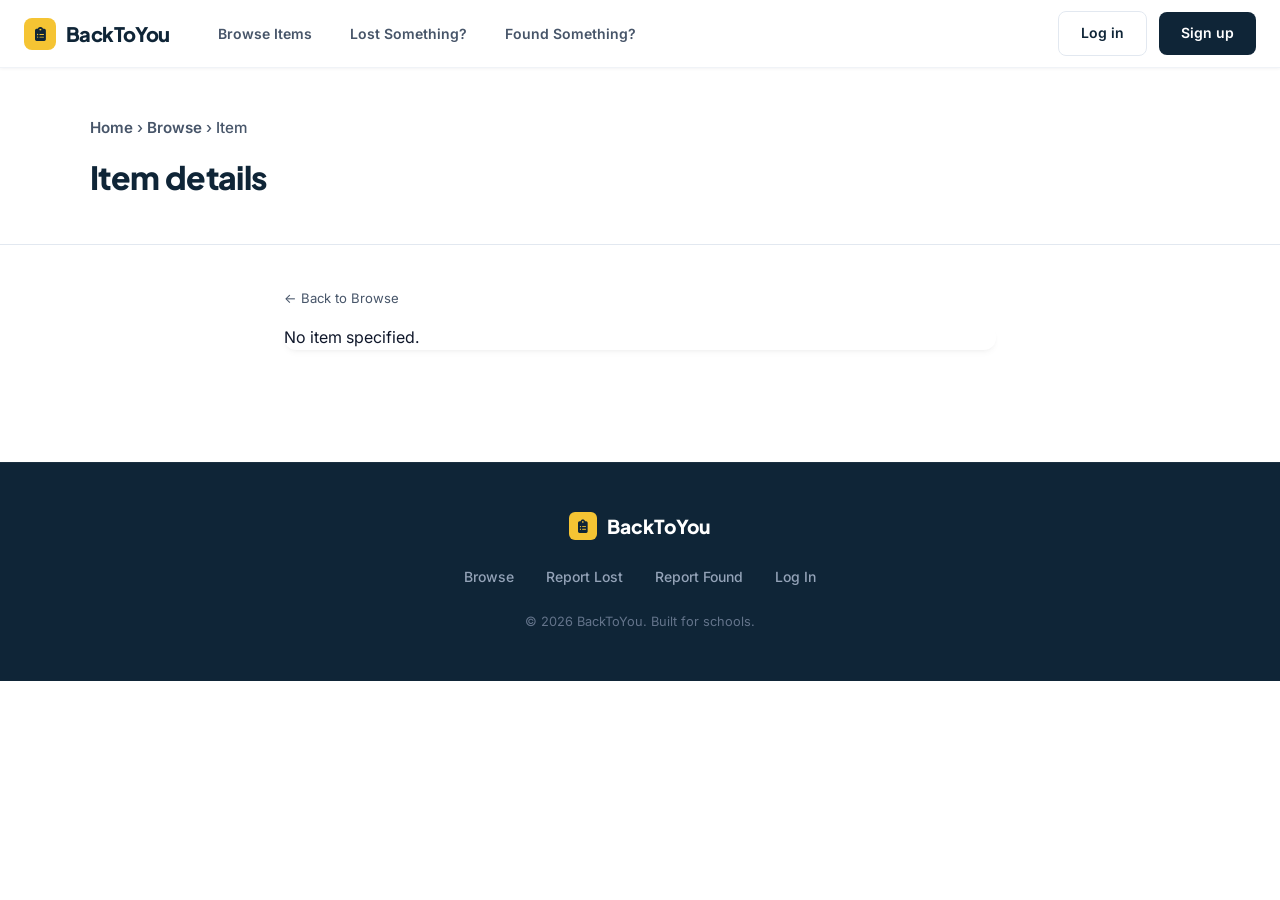
<file: Frontend/pages/item-details.html>
<!DOCTYPE html>
<html lang="en">

<head>
  <meta charset="UTF-8" />
  <meta name="viewport" content="width=device-width, initial-scale=1.0" />
  <title>Item Details — BackToYou</title>
  <link rel="preconnect" href="https://fonts.googleapis.com" />
  <link rel="preconnect" href="https://fonts.gstatic.com" crossorigin />
  <link
    href="https://fonts.googleapis.com/css2?family=Plus+Jakarta+Sans:wght@400;500;600;700;800&family=Inter:wght@400;500;600&display=swap"
    rel="stylesheet" />
  <link rel="stylesheet" href="https://cdnjs.cloudflare.com/ajax/libs/font-awesome/6.5.1/css/all.min.css" />
  <link rel="stylesheet" href="../css/style.css" />
  <style>
    .details-wrap {
      max-width: 760px;
      margin: 0 auto;
      padding: 40px 24px 64px;
    }

    .details-card {
      background: var(--surface);
      border-radius: var(--radius-md);
      box-shadow: var(--shadow-card);
      overflow: hidden;
    }

    /* ── Top banner ── */
    .details-banner {
      padding: 28px 28px 20px;
      border-bottom: 1px solid var(--border);
      display: flex;
      align-items: flex-start;
      gap: 16px;
    }

    .details-banner__emoji {
      font-size: 3rem;
      line-height: 1;
      flex-shrink: 0;
    }

    .details-banner__info {
      flex: 1;
    }

    .details-banner__title {
      font-family: var(--font-display);
      font-size: 1.4rem;
      font-weight: 800;
      color: var(--navy);
      margin: 6px 0 4px;
    }

    .details-banner__meta {
      font-size: 0.85rem;
      color: var(--text-secondary);
      display: flex;
      flex-wrap: wrap;
      gap: 12px;
      margin-top: 6px;
    }

    .details-banner__meta span {
      display: flex;
      align-items: center;
      gap: 5px;
    }

    /* ── Body sections ── */
    .details-section {
      padding: 20px 28px;
      border-bottom: 1px solid var(--border);
    }

    .details-section:last-child {
      border-bottom: none;
    }

    .details-section__label {
      font-size: 0.7rem;
      font-weight: 700;
      text-transform: uppercase;
      letter-spacing: 0.08em;
      color: var(--text-muted);
      margin-bottom: 8px;
    }

    .details-section__text {
      font-size: 0.925rem;
      color: var(--text-primary);
      line-height: 1.7;
      white-space: pre-line;
    }

    /* ── Contact box ── */
    .details-contact {
      background: var(--bg);
      border-radius: var(--radius-sm);
      padding: 16px;
      display: flex;
      align-items: center;
      justify-content: space-between;
      gap: 12px;
      flex-wrap: wrap;
    }

    .details-contact__name {
      font-weight: 700;
      font-size: 0.9rem;
      color: var(--navy);
    }

    .details-contact__sub {
      font-size: 0.78rem;
      color: var(--text-muted);
      margin-top: 2px;
    }

    .details-back {
      display: inline-flex;
      align-items: center;
      gap: 6px;
      font-size: 0.82rem;
      color: var(--text-secondary);
      margin-bottom: 16px;
      text-decoration: none;
    }

    .details-back:hover {
      color: var(--navy);
    }

    /* ── Status badge ── */
    .status-badge {
      display: inline-block;
      padding: 3px 10px;
      border-radius: 20px;
      font-size: 0.72rem;
      font-weight: 700;
      text-transform: uppercase;
      letter-spacing: 0.05em;
    }

    .status-badge--open {
      background: #dcfce7;
      color: #16a34a;
    }

    .status-badge--claimed {
      background: #fef9c3;
      color: #ca8a04;
    }

    .status-badge--resolved {
      background: #f1f5f9;
      color: #64748b;
    }
  </style>
</head>

<body>

  <nav class="nav">
    <a href="../index.html" class="nav__logo">
      <span class="nav__logo-icon"><i class="fa-solid fa-clipboard-list"></i></span>
      BackToYou
    </a>
    <ul class="nav__links">
      <li><a href="browse.html">Browse Items</a></li>
      <li><a href="report-lost.html">Lost Something?</a></li>
      <li><a href="report-found.html">Found Something?</a></li>
    </ul>
    <div class="nav__auth">
      <a href="login.html" class="btn btn--ghost">Log in</a>
      <a href="register.html" class="btn btn--primary">Sign up</a>
    </div>
    <button class="nav__hamburger" aria-label="Open menu">&#9776;</button>
  </nav>

  <div class="page-header">
    <div class="page-header__inner">
      <p class="page-header__breadcrumb"><a href="../index.html">Home</a> &rsaquo; <a href="browse.html">Browse</a>
        &rsaquo; Item</p>
      <h1>Item details</h1>
    </div>
  </div>

  <div class="details-wrap">
    <a href="browse.html" class="details-back">
      ← Back to Browse
    </a>
    <div id="details-card" class="details-card">
      <div style="padding:40px; text-align:center; color:var(--text-muted);">
        Loading…
      </div>
    </div>
  </div>

  <footer class="footer" style="margin-top: 48px;">
    <div class="footer__inner">
      <div class="footer__logo">
        <span class="footer__logo-icon"><i class="fa-solid fa-clipboard-list"></i></span>
        BackToYou
      </div>
      <nav class="footer__links">
        <a href="browse.html">Browse</a>
        <a href="report-lost.html">Report Lost</a>
        <a href="report-found.html">Report Found</a>
        <a href="login.html">Log In</a>
      </nav>
      <p class="footer__copy">&copy; 2026 BackToYou. Built for schools.</p>
    </div>
  </footer>

  <script src="../js/nav.js"></script>
  <script src="../js/item-details.js"></script>
  <script src="../js/auth.js"></script>
</body>

</html>
</file>
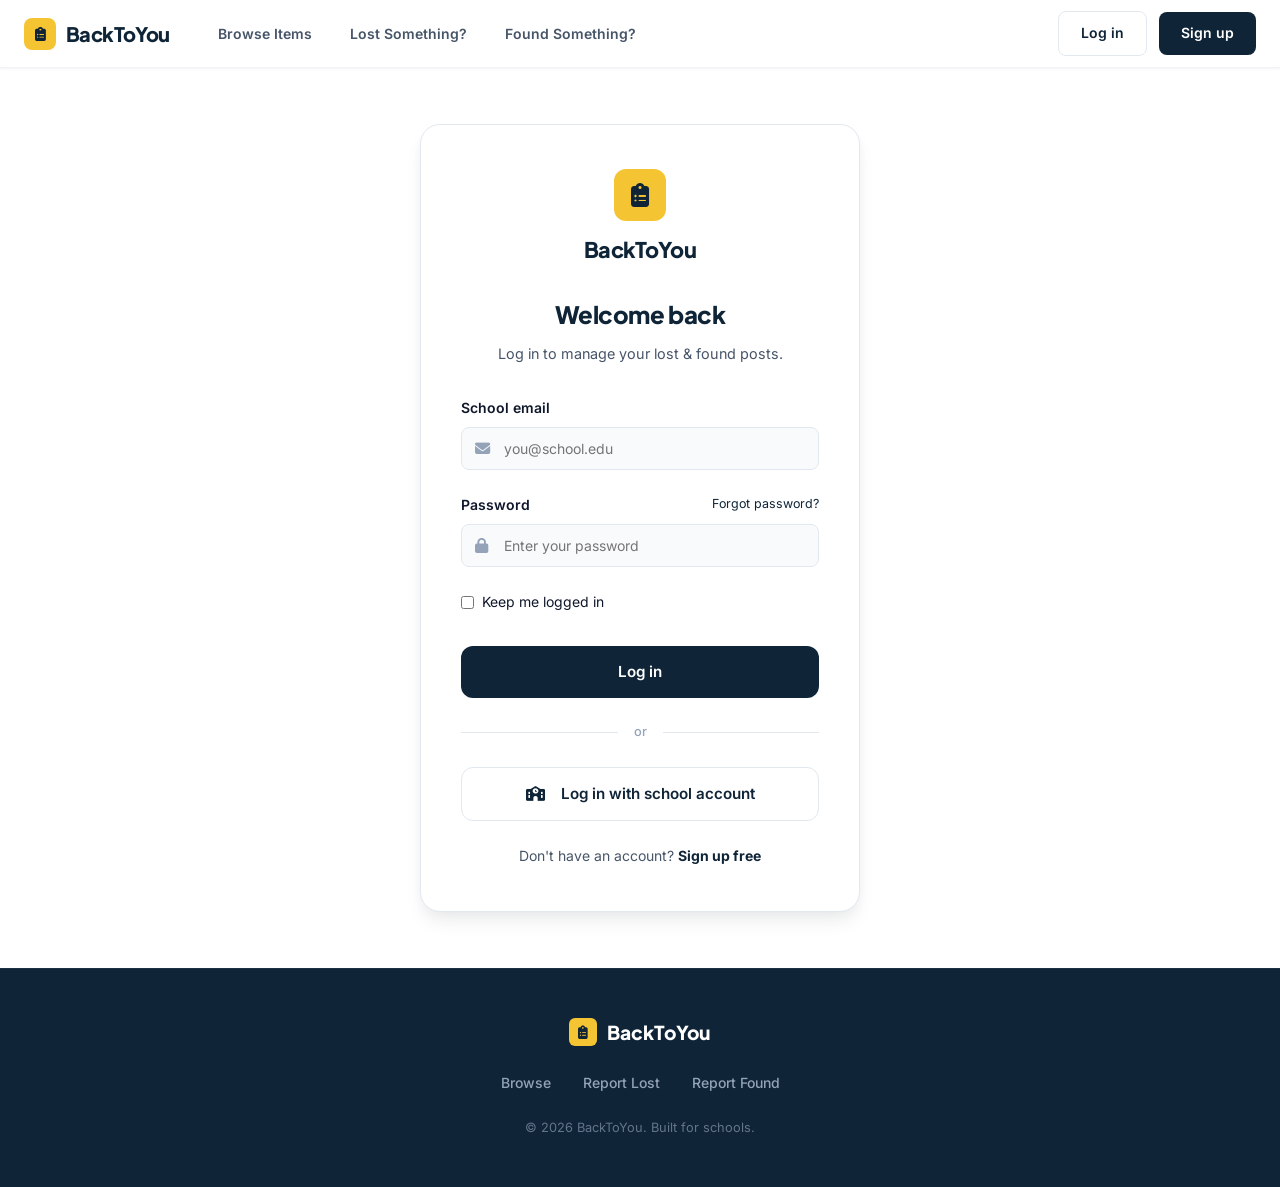
<file: Frontend/pages/login.html>
<!DOCTYPE html>
<html lang="en">
<head>
  <meta charset="UTF-8" />
  <meta name="viewport" content="width=device-width, initial-scale=1.0" />
  <title>Log In — BackToYou</title>
  <link rel="preconnect" href="https://fonts.googleapis.com" />
  <link rel="preconnect" href="https://fonts.gstatic.com" crossorigin />
  <link href="https://fonts.googleapis.com/css2?family=Plus+Jakarta+Sans:wght@400;500;600;700;800&family=Inter:wght@400;500;600&display=swap" rel="stylesheet" />
  <link rel="stylesheet" href="https://cdnjs.cloudflare.com/ajax/libs/font-awesome/6.5.1/css/all.min.css" />
  <link rel="stylesheet" href="../css/style.css" />
</head>
<body>

  <nav class="nav">
    <a href="../index.html" class="nav__logo">
      <span class="nav__logo-icon"><i class="fa-solid fa-clipboard-list"></i></span>
      BackToYou
    </a>
    <ul class="nav__links">
      <li><a href="browse.html">Browse Items</a></li>
      <li><a href="report-lost.html">Lost Something?</a></li>
      <li><a href="report-found.html">Found Something?</a></li>
    </ul>
    <div class="nav__auth">
      <a href="login.html" class="btn btn--ghost">Log in</a>
      <a href="register.html" class="btn btn--primary">Sign up</a>
    </div>
    <button class="nav__hamburger" aria-label="Open menu">&#9776;</button>
  </nav>

  <div class="auth-page">
    <div class="auth-card">

      <div class="auth-logo">
        <div class="auth-logo__icon"><i class="fa-solid fa-clipboard-list"></i></div>
        <div class="auth-logo__name">BackToYou</div>
      </div>

      <h1>Welcome back</h1>
      <p class="auth-card__sub">Log in to manage your lost &amp; found posts.</p>

      <div class="form-group">
        <label for="email">School email</label>
        <div class="input-group">
          <span class="input-group__icon"><i class="fa-solid fa-envelope"></i></span>
          <input type="email" id="email" class="form-control" placeholder="you@school.edu" />
        </div>
      </div>

      <div class="form-group">
        <label for="password" style="display:flex; justify-content:space-between;">
          Password
          <a href="#" style="font-weight:400; color:var(--navy); font-size:0.78rem;">Forgot password?</a>
        </label>
        <div class="input-group">
          <span class="input-group__icon"><i class="fa-solid fa-lock"></i></span>
          <input type="password" id="password" class="form-control" placeholder="Enter your password" />
        </div>
      </div>

      <div class="form-group">
        <label style="display:flex; align-items:center; gap:8px; font-weight:400; cursor:pointer;">
          <input type="checkbox" />
          Keep me logged in
        </label>
      </div>

      <button class="btn btn--primary btn--lg btn--block" style="margin-top:8px;">Log in</button>

      <div class="auth-divider"><span>or</span></div>

      <button class="btn btn--ghost btn--lg btn--block">
        <i class="fa-solid fa-school" style="margin-right: 8px;"></i> Log in with school account
      </button>

      <p class="auth-switch">
        Don't have an account? <a href="register.html">Sign up free</a>
      </p>

    </div>
  </div>

  <footer class="footer">
    <div class="footer__inner">
      <div class="footer__logo">
        <span class="footer__logo-icon"><i class="fa-solid fa-clipboard-list"></i></span>
        BackToYou
      </div>
      <nav class="footer__links">
        <a href="browse.html">Browse</a>
        <a href="report-lost.html">Report Lost</a>
        <a href="report-found.html">Report Found</a>
      </nav>
      <p class="footer__copy">&copy; 2026 BackToYou. Built for schools.</p>
    </div>
  </footer>

  <script src="../js/nav.js"></script>
  <script src="../js/login.js"></script>
</body>
</html>
</file>
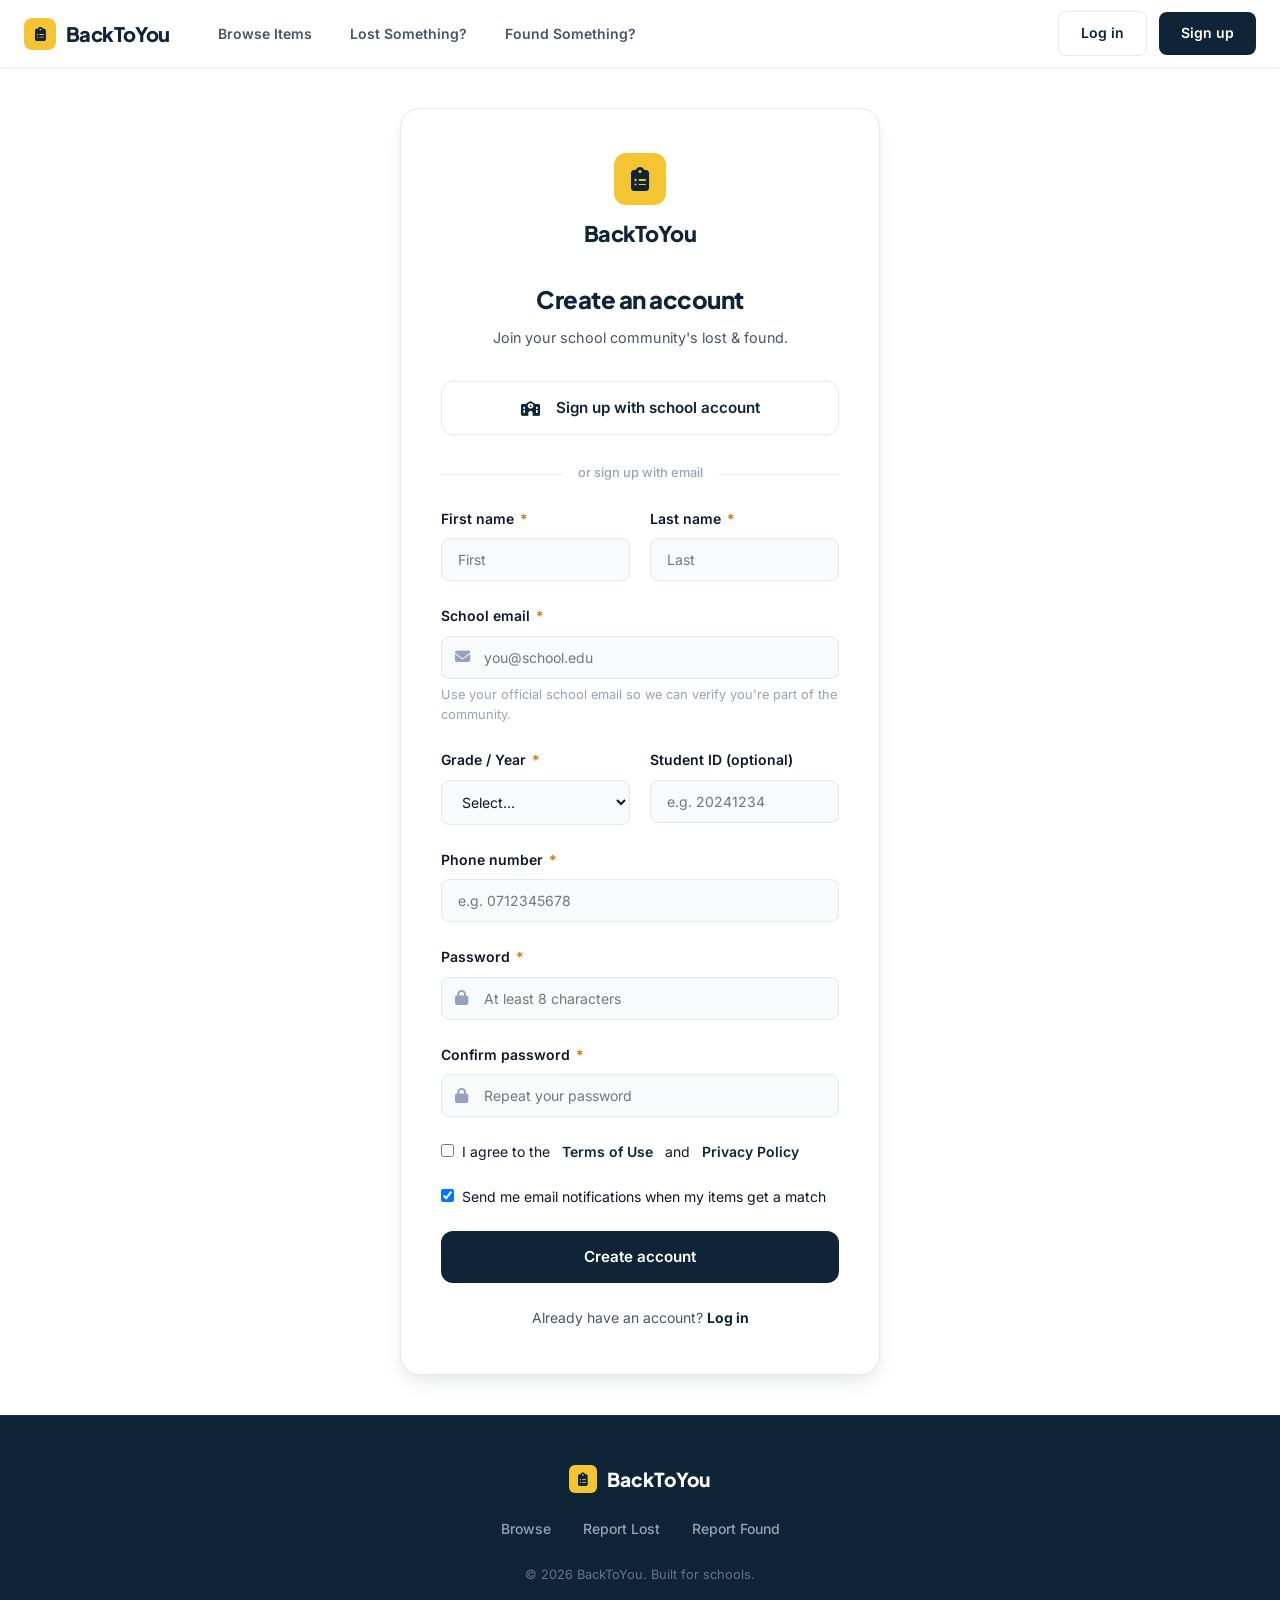
<file: Frontend/pages/register.html>
<!DOCTYPE html>
<html lang="en">
<head>
  <meta charset="UTF-8" />
  <meta name="viewport" content="width=device-width, initial-scale=1.0" />
  <title>Sign Up — BackToYou</title>
  <link rel="preconnect" href="https://fonts.googleapis.com" />
  <link rel="preconnect" href="https://fonts.gstatic.com" crossorigin />
  <link href="https://fonts.googleapis.com/css2?family=Plus+Jakarta+Sans:wght@400;500;600;700;800&family=Inter:wght@400;500;600&display=swap" rel="stylesheet" />
  <link rel="stylesheet" href="https://cdnjs.cloudflare.com/ajax/libs/font-awesome/6.5.1/css/all.min.css" />
  <link rel="stylesheet" href="../css/style.css" />
</head>
<body>

  <nav class="nav">
    <a href="../index.html" class="nav__logo">
      <span class="nav__logo-icon"><i class="fa-solid fa-clipboard-list"></i></span>
      BackToYou
    </a>
    <ul class="nav__links">
      <li><a href="browse.html">Browse Items</a></li>
      <li><a href="report-lost.html">Lost Something?</a></li>
      <li><a href="report-found.html">Found Something?</a></li>
    </ul>
    <div class="nav__auth">
      <a href="login.html" class="btn btn--ghost">Log in</a>
      <a href="register.html" class="btn btn--primary">Sign up</a>
    </div>
    <button class="nav__hamburger" aria-label="Open menu">&#9776;</button>
  </nav>

  <div class="auth-page" style="align-items: flex-start; padding-top: 40px;">
    <div class="auth-card" style="max-width: 480px;">

      <div class="auth-logo">
        <div class="auth-logo__icon"><i class="fa-solid fa-clipboard-list"></i></div>
        <div class="auth-logo__name">BackToYou</div>
      </div>

      <h1>Create an account</h1>
      <p class="auth-card__sub">Join your school community's lost &amp; found.</p>

      <button class="btn btn--ghost btn--lg btn--block" style="margin-bottom: 4px;">
        <i class="fa-solid fa-school" style="margin-right: 8px;"></i> Sign up with school account
      </button>

      <div class="auth-divider"><span>or sign up with email</span></div>

      <div class="form-row">
        <div class="form-group">
          <label for="first-name">First name <span class="required">*</span></label>
          <input type="text" id="first-name" class="form-control" placeholder="First" />
        </div>
        <div class="form-group">
          <label for="last-name">Last name <span class="required">*</span></label>
          <input type="text" id="last-name" class="form-control" placeholder="Last" />
        </div>
      </div>

      <div class="form-group">
        <label for="email">School email <span class="required">*</span></label>
        <div class="input-group">
          <span class="input-group__icon"><i class="fa-solid fa-envelope"></i></span>
          <input type="email" id="email" class="form-control" placeholder="you@school.edu" />
        </div>
        <small>Use your official school email so we can verify you're part of the community.</small>
      </div>

      <div class="form-row">
        <div class="form-group">
          <label for="grade">Grade / Year <span class="required">*</span></label>
          <select id="grade" class="form-control">
            <option value="" disabled selected>Select…</option>
            <option>Year 7</option>
            <option>Year 8</option>
            <option>Year 9</option>
            <option>Year 10</option>
            <option>Year 11</option>
            <option>Year 12</option>
            <option>Staff</option>
          </select>
        </div>
        <div class="form-group">
          <label for="student-id">Student ID (optional)</label>
          <input type="text" id="student-id" class="form-control" placeholder="e.g. 20241234" />
        </div>
      </div>

      <div class="form-group">
        <label for="phone">Phone number <span class="required">*</span></label>
        <input type="tel" id="phone" class="form-control" placeholder="e.g. 0712345678" />
      </div>

      <div class="form-group">
        <label for="password">Password <span class="required">*</span></label>
        <div class="input-group">
          <span class="input-group__icon"><i class="fa-solid fa-lock"></i></span>
          <input type="password" id="password" class="form-control" placeholder="At least 8 characters" />
        </div>
      </div>

      <div class="form-group">
        <label for="confirm-password">Confirm password <span class="required">*</span></label>
        <div class="input-group">
          <span class="input-group__icon"><i class="fa-solid fa-lock"></i></span>
          <input type="password" id="confirm-password" class="form-control" placeholder="Repeat your password" />
        </div>
      </div>

      <div class="form-group">
        <label style="display:flex; align-items:flex-start; gap:8px; font-weight:400; cursor:pointer; line-height:1.5;">
          <input type="checkbox" style="margin-top:3px; flex-shrink:0;" />
          I agree to the <a href="#" style="color:var(--navy); font-weight:600;">&nbsp;Terms of Use</a>&nbsp;and&nbsp;<a href="#" style="color:var(--navy); font-weight:600;">Privacy Policy</a>
        </label>
      </div>

      <div class="form-group">
        <label style="display:flex; align-items:flex-start; gap:8px; font-weight:400; cursor:pointer; line-height:1.5;">
          <input type="checkbox" style="margin-top:3px; flex-shrink:0;" checked />
          Send me email notifications when my items get a match
        </label>
      </div>

      <button class="btn btn--primary btn--lg btn--block">Create account</button>

      <p class="auth-switch">
        Already have an account? <a href="login.html">Log in</a>
      </p>

    </div>
  </div>

  <footer class="footer">
    <div class="footer__inner">
      <div class="footer__logo">
        <span class="footer__logo-icon"><i class="fa-solid fa-clipboard-list"></i></span>
        BackToYou
      </div>
      <nav class="footer__links">
        <a href="browse.html">Browse</a>
        <a href="report-lost.html">Report Lost</a>
        <a href="report-found.html">Report Found</a>
      </nav>
      <p class="footer__copy">&copy; 2026 BackToYou. Built for schools.</p>
    </div>
  </footer>

  <script src="../js/nav.js"></script>
  <script src="../js/register.js"></script>
</body>
</html>
</file>
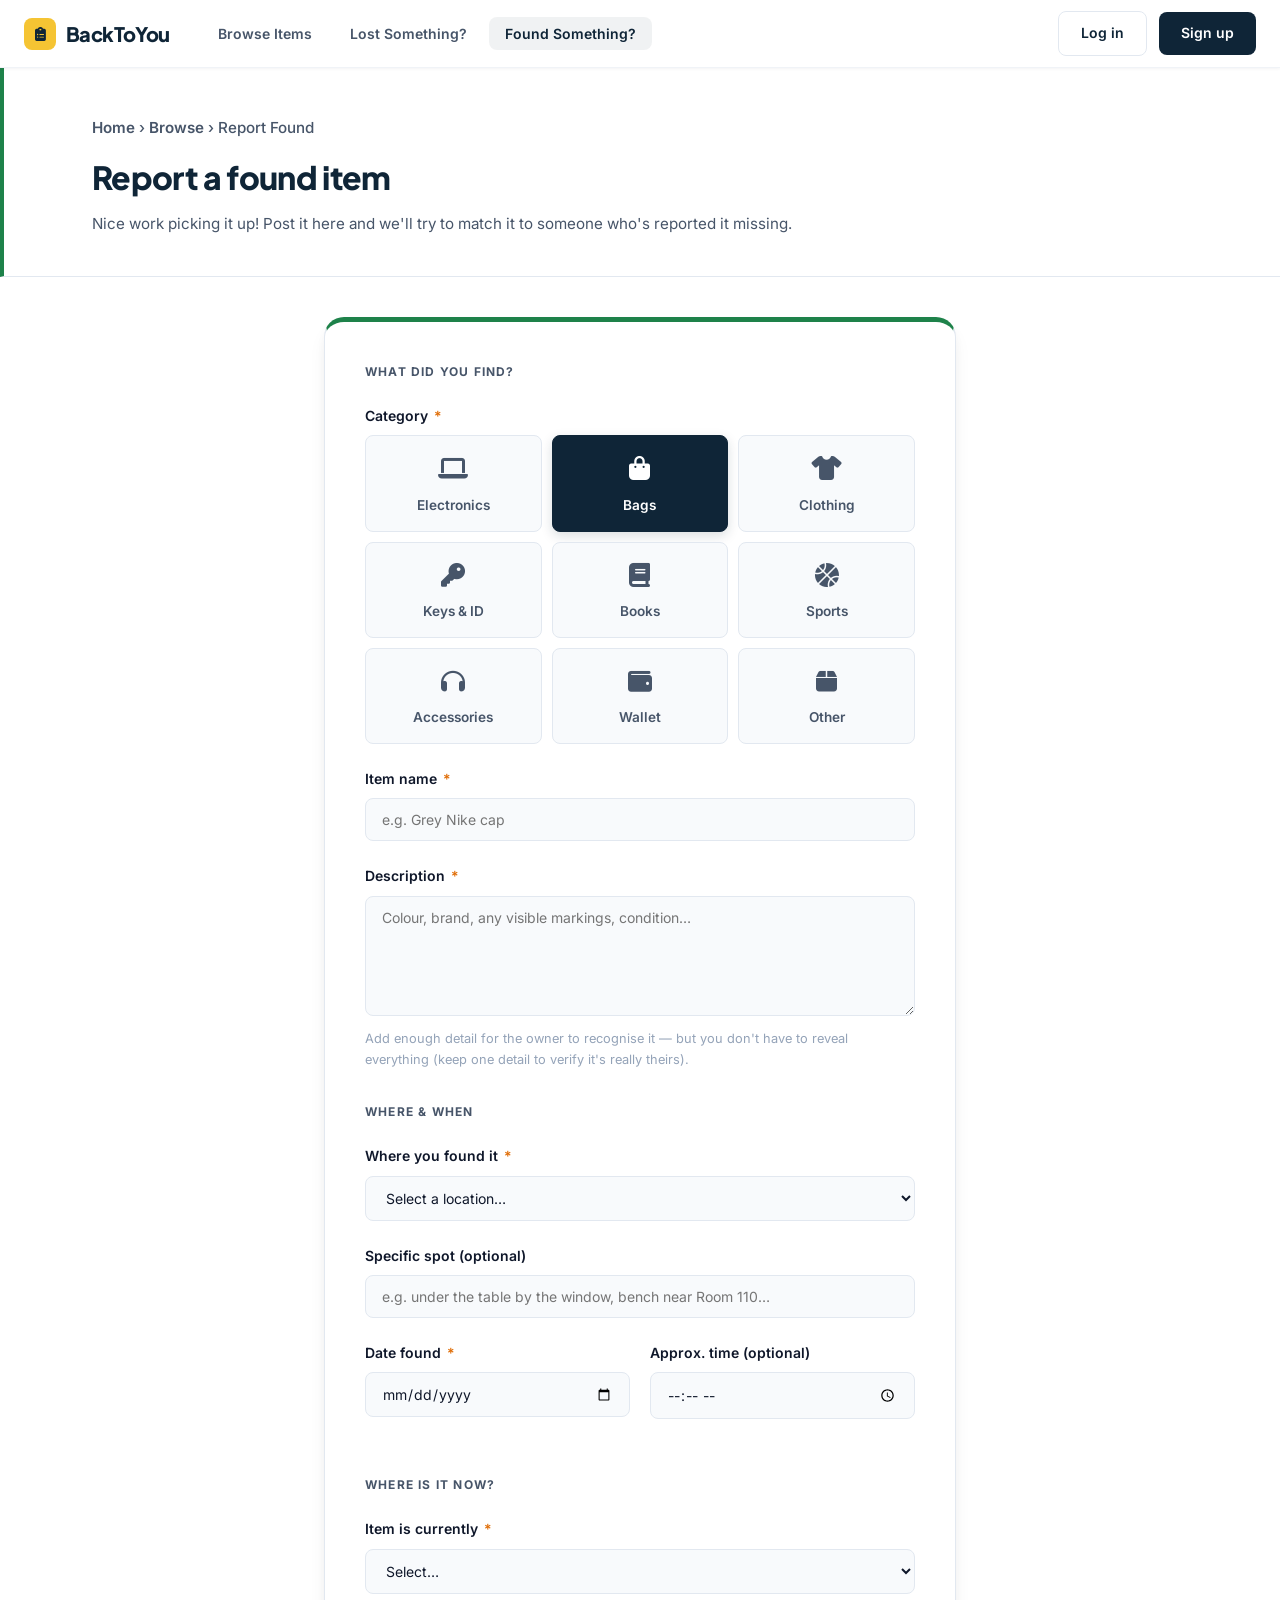
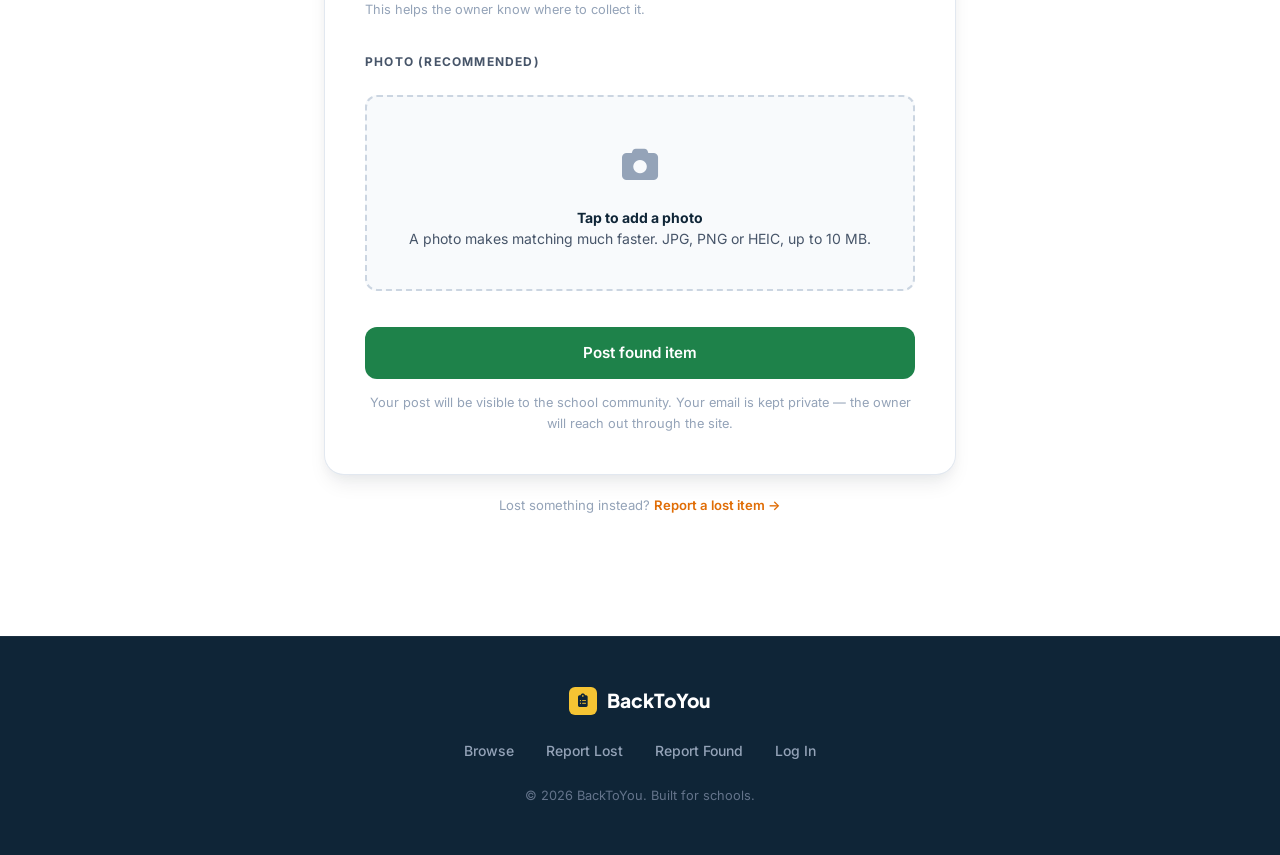
<file: Frontend/pages/report-found.html>
<!DOCTYPE html>
<html lang="en">
<head>
  <meta charset="UTF-8" />
  <meta name="viewport" content="width=device-width, initial-scale=1.0" />
  <title>Report a Found Item — BackToYou</title>
  <link rel="preconnect" href="https://fonts.googleapis.com" />
  <link rel="preconnect" href="https://fonts.gstatic.com" crossorigin />
  <link href="https://fonts.googleapis.com/css2?family=Plus+Jakarta+Sans:wght@400;500;600;700;800&family=Inter:wght@400;500;600&display=swap" rel="stylesheet" />
  <link rel="stylesheet" href="https://cdnjs.cloudflare.com/ajax/libs/font-awesome/6.5.1/css/all.min.css" />
  <link rel="stylesheet" href="../css/style.css" />
</head>
<body>

  <nav class="nav">
    <a href="../index.html" class="nav__logo">
      <span class="nav__logo-icon"><i class="fa-solid fa-clipboard-list"></i></span>
      BackToYou
    </a>
    <ul class="nav__links">
      <li><a href="browse.html">Browse Items</a></li>
      <li><a href="report-lost.html">Lost Something?</a></li>
      <li><a href="report-found.html" class="active">Found Something?</a></li>
    </ul>
    <div class="nav__auth">
      <a href="login.html" class="btn btn--ghost">Log in</a>
      <a href="register.html" class="btn btn--primary">Sign up</a>
    </div>
    <button class="nav__hamburger" aria-label="Open menu">&#9776;</button>
  </nav>

  <div class="page-header" style="border-left: 4px solid var(--found-accent);">
    <div class="page-header__inner">
      <p class="page-header__breadcrumb"><a href="../index.html">Home</a> › <a href="browse.html">Browse</a> › Report Found</p>
      <h1>Report a found item</h1>
      <p>Nice work picking it up! Post it here and we'll try to match it to someone who's reported it missing.</p>
    </div>
  </div>

  <div class="form-page">
    <div class="form-card form-card--found">

      <p class="form-section-label">What did you find?</p>

      <div class="form-group">
        <label>Category <span class="required">*</span></label>
        <div class="category-grid">
          <button type="button" class="category-btn" data-category="Electronics">
            <span class="category-btn__emoji"><i class="fa-solid fa-laptop"></i></span> Electronics
          </button>
          <button type="button" class="category-btn selected" data-category="Bags">
            <span class="category-btn__emoji"><i class="fa-solid fa-bag-shopping"></i></span> Bags
          </button>
          <button type="button" class="category-btn" data-category="Clothing">
            <span class="category-btn__emoji"><i class="fa-solid fa-shirt"></i></span> Clothing
          </button>
          <button type="button" class="category-btn" data-category="Keys & ID">
            <span class="category-btn__emoji"><i class="fa-solid fa-key"></i></span> Keys &amp; ID
          </button>
          <button type="button" class="category-btn" data-category="Books">
            <span class="category-btn__emoji"><i class="fa-solid fa-book"></i></span> Books
          </button>
          <button type="button" class="category-btn" data-category="Sports">
            <span class="category-btn__emoji"><i class="fa-solid fa-basketball"></i></span> Sports
          </button>
          <button type="button" class="category-btn" data-category="Accessories">
            <span class="category-btn__emoji"><i class="fa-solid fa-headphones"></i></span> Accessories
          </button>
          <button type="button" class="category-btn" data-category="Wallet">
            <span class="category-btn__emoji"><i class="fa-solid fa-wallet"></i></span> Wallet
          </button>
          <button type="button" class="category-btn" data-category="Other">
            <span class="category-btn__emoji"><i class="fa-solid fa-box"></i></span> Other
          </button>
        </div>
      </div>

      <div class="form-group">
        <label for="item-name">Item name <span class="required">*</span></label>
        <input type="text" id="item-name" class="form-control" placeholder="e.g. Grey Nike cap" />
      </div>

      <div class="form-group">
        <label for="item-desc">Description <span class="required">*</span></label>
        <textarea id="item-desc" class="form-control" rows="4" placeholder="Colour, brand, any visible markings, condition…"></textarea>
        <small>Add enough detail for the owner to recognise it — but you don't have to reveal everything (keep one detail to verify it's really theirs).</small>
      </div>

      <p class="form-section-label">Where &amp; when</p>

      <div class="form-group">
        <label for="location">Where you found it <span class="required">*</span></label>
        <select id="location" class="form-control">
          <option value="" disabled selected>Select a location…</option>
          <optgroup label="Academic">
            <option>Classrooms (specify below)</option>
            <option>Library</option>
            <option>Science block</option>
            <option>Computer labs</option>
          </optgroup>
          <optgroup label="Common areas">
            <option>Cafeteria</option>
            <option>Hallways</option>
            <option>Main office area</option>
            <option>Auditorium</option>
          </optgroup>
          <optgroup label="Sports">
            <option>Gym</option>
            <option>Locker rooms</option>
            <option>Sports field</option>
          </optgroup>
          <optgroup label="Other">
            <option>Parking lot</option>
            <option>Bus stop / entrance</option>
            <option>Other / Not sure</option>
          </optgroup>
        </select>
      </div>

      <div class="form-group">
        <label for="location-detail">Specific spot (optional)</label>
        <input type="text" id="location-detail" class="form-control" placeholder="e.g. under the table by the window, bench near Room 110…" />
      </div>

      <div class="form-row">
        <div class="form-group">
          <label for="date-found">Date found <span class="required">*</span></label>
          <input type="date" id="date-found" class="form-control" />
        </div>
        <div class="form-group">
          <label for="time-found">Approx. time (optional)</label>
          <input type="time" id="time-found" class="form-control" />
        </div>
      </div>

      <p class="form-section-label">Where is it now?</p>

      <div class="form-group">
        <label for="item-location">Item is currently <span class="required">*</span></label>
        <select id="item-location" class="form-control">
          <option value="" disabled selected>Select…</option>
          <option>Handed in to the main office</option>
          <option>I'm holding onto it</option>
          <option>Left at the spot I found it</option>
          <option>Given to a teacher</option>
          <option>Other</option>
        </select>
        <small>This helps the owner know where to collect it.</small>
      </div>

      <p class="form-section-label">Photo (recommended)</p>

      <div class="form-group">
        <div class="upload-zone" role="button" tabindex="0" aria-label="Upload a photo">
          <div class="upload-zone__icon"><i class="fa-solid fa-camera"></i></div>
          <p class="upload-zone__text">
            <strong>Tap to add a photo</strong><br />
            A photo makes matching much faster. JPG, PNG or HEIC, up to 10 MB.
          </p>
        </div>
      </div>

      <div class="form-submit-area">
        <button type="button" class="btn btn--found btn--lg btn--block">Post found item</button>
        <p class="form-note">Your post will be visible to the school community. Your email is kept private — the owner will reach out through the site.</p>
      </div>

    </div>

    <p style="text-align:center; margin-top:20px; font-size:0.82rem; color:var(--text-muted);">
      Lost something instead? <a href="report-lost.html" style="color:var(--lost-accent); font-weight:600;">Report a lost item →</a>
    </p>
  </div>

  <footer class="footer">
    <div class="footer__inner">
      <div class="footer__logo">
        <span class="footer__logo-icon"><i class="fa-solid fa-clipboard-list"></i></span>
        BackToYou
      </div>
      <nav class="footer__links">
        <a href="browse.html">Browse</a>
        <a href="report-lost.html">Report Lost</a>
        <a href="report-found.html">Report Found</a>
        <a href="login.html">Log In</a>
      </nav>
      <p class="footer__copy">&copy; 2026 BackToYou. Built for schools.</p>
    </div>
  </footer>

  <script src="../js/nav.js"></script>
  <script src="../js/auth.js"></script>
  <script src="../js/report-form.js"></script>
</body>
</html>
</file>
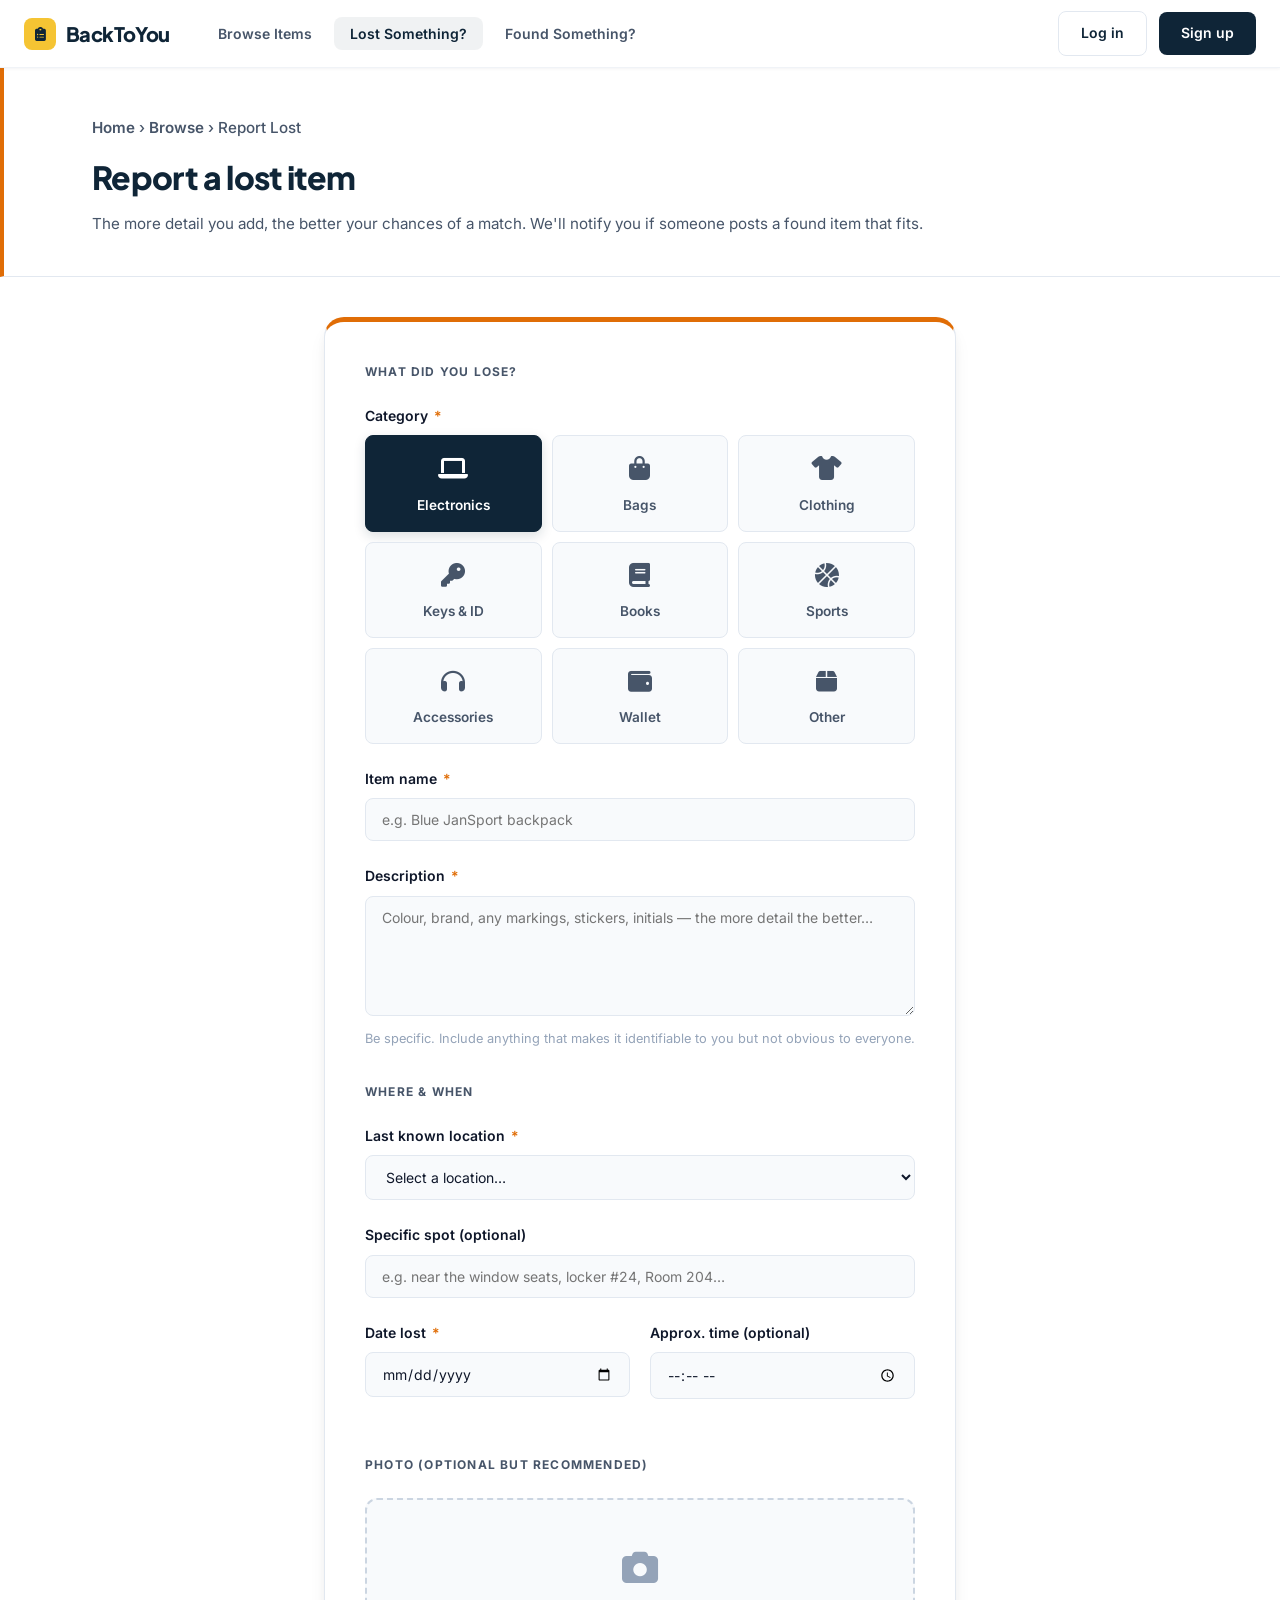
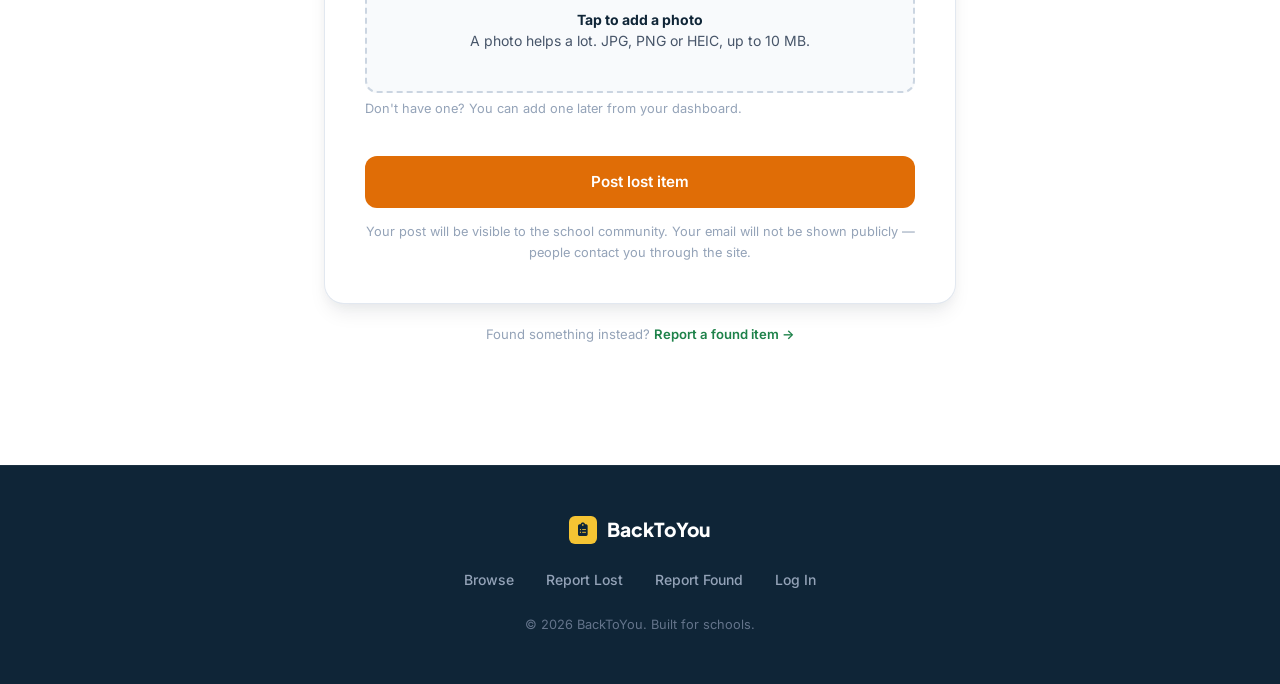
<file: Frontend/pages/report-lost.html>
<!DOCTYPE html>
<html lang="en">
<head>
  <meta charset="UTF-8" />
  <meta name="viewport" content="width=device-width, initial-scale=1.0" />
  <title>Report a Lost Item — BackToYou</title>
  <link rel="preconnect" href="https://fonts.googleapis.com" />
  <link rel="preconnect" href="https://fonts.gstatic.com" crossorigin />
  <link href="https://fonts.googleapis.com/css2?family=Plus+Jakarta+Sans:wght@400;500;600;700;800&family=Inter:wght@400;500;600&display=swap" rel="stylesheet" />
  <link rel="stylesheet" href="https://cdnjs.cloudflare.com/ajax/libs/font-awesome/6.5.1/css/all.min.css" />
  <link rel="stylesheet" href="../css/style.css" />
</head>
<body>

  <nav class="nav">
    <a href="../index.html" class="nav__logo">
      <span class="nav__logo-icon"><i class="fa-solid fa-clipboard-list"></i></span>
      BackToYou
    </a>
    <ul class="nav__links">
      <li><a href="browse.html">Browse Items</a></li>
      <li><a href="report-lost.html" class="active">Lost Something?</a></li>
      <li><a href="report-found.html">Found Something?</a></li>
    </ul>
    <div class="nav__auth">
      <a href="login.html" class="btn btn--ghost">Log in</a>
      <a href="register.html" class="btn btn--primary">Sign up</a>
    </div>
    <button class="nav__hamburger" aria-label="Open menu">&#9776;</button>
  </nav>

  <div class="page-header" style="border-left: 4px solid var(--lost-accent);">
    <div class="page-header__inner">
      <p class="page-header__breadcrumb"><a href="../index.html">Home</a> › <a href="browse.html">Browse</a> › Report Lost</p>
      <h1>Report a lost item</h1>
      <p>The more detail you add, the better your chances of a match. We'll notify you if someone posts a found item that fits.</p>
    </div>
  </div>

  <div class="form-page">
    <div class="form-card form-card--lost">

      <p class="form-section-label">What did you lose?</p>

      <div class="form-group">
        <label>Category <span class="required">*</span></label>
        <div class="category-grid">
          <button type="button" class="category-btn selected">
            <span class="category-btn__emoji"><i class="fa-solid fa-laptop"></i></span> Electronics
          </button>
          <button type="button" class="category-btn">
            <span class="category-btn__emoji"><i class="fa-solid fa-bag-shopping"></i></span> Bags
          </button>
          <button type="button" class="category-btn">
            <span class="category-btn__emoji"><i class="fa-solid fa-shirt"></i></span> Clothing
          </button>
          <button type="button" class="category-btn">
            <span class="category-btn__emoji"><i class="fa-solid fa-key"></i></span> Keys &amp; ID
          </button>
          <button type="button" class="category-btn">
            <span class="category-btn__emoji"><i class="fa-solid fa-book"></i></span> Books
          </button>
          <button type="button" class="category-btn">
            <span class="category-btn__emoji"><i class="fa-solid fa-basketball"></i></span> Sports
          </button>
          <button type="button" class="category-btn">
            <span class="category-btn__emoji"><i class="fa-solid fa-headphones"></i></span> Accessories
          </button>
          <button type="button" class="category-btn">
            <span class="category-btn__emoji"><i class="fa-solid fa-wallet"></i></span> Wallet
          </button>
          <button type="button" class="category-btn">
            <span class="category-btn__emoji"><i class="fa-solid fa-box"></i></span> Other
          </button>
        </div>
      </div>

      <div class="form-group">
        <label for="item-name">Item name <span class="required">*</span></label>
        <input type="text" id="item-name" class="form-control" placeholder="e.g. Blue JanSport backpack" />
      </div>

      <div class="form-group">
        <label for="item-desc">Description <span class="required">*</span></label>
        <textarea id="item-desc" class="form-control" rows="4" placeholder="Colour, brand, any markings, stickers, initials — the more detail the better…"></textarea>
        <small>Be specific. Include anything that makes it identifiable to you but not obvious to everyone.</small>
      </div>

      <p class="form-section-label">Where &amp; when</p>

      <div class="form-group">
        <label for="location">Last known location <span class="required">*</span></label>
        <select id="location" class="form-control">
          <option value="" disabled selected>Select a location…</option>
          <optgroup label="Academic">
            <option>Classrooms (specify below)</option>
            <option>Library</option>
            <option>Science block</option>
            <option>Computer labs</option>
          </optgroup>
          <optgroup label="Common areas">
            <option>Cafeteria</option>
            <option>Hallways</option>
            <option>Main office area</option>
            <option>Auditorium</option>
          </optgroup>
          <optgroup label="Sports">
            <option>Gym</option>
            <option>Locker rooms</option>
            <option>Sports field</option>
          </optgroup>
          <optgroup label="Other">
            <option>Parking lot</option>
            <option>Bus stop / entrance</option>
            <option>Other / Not sure</option>
          </optgroup>
        </select>
      </div>

      <div class="form-group">
        <label for="location-detail">Specific spot (optional)</label>
        <input type="text" id="location-detail" class="form-control" placeholder="e.g. near the window seats, locker #24, Room 204…" />
      </div>

      <div class="form-row">
        <div class="form-group">
          <label for="date-lost">Date lost <span class="required">*</span></label>
          <input type="date" id="date-lost" class="form-control" />
        </div>
        <div class="form-group">
          <label for="time-lost">Approx. time (optional)</label>
          <input type="time" id="time-lost" class="form-control" />
        </div>
      </div>

      <p class="form-section-label">Photo (optional but recommended)</p>

      <div class="form-group">
        <div class="upload-zone" role="button" tabindex="0" aria-label="Upload a photo">
          <div class="upload-zone__icon"><i class="fa-solid fa-camera"></i></div>
          <p class="upload-zone__text">
            <strong>Tap to add a photo</strong><br />
            A photo helps a lot. JPG, PNG or HEIC, up to 10 MB.
          </p>
        </div>
        <small>Don't have one? You can add one later from your dashboard.</small>
      </div>

      

      <div class="form-submit-area">
        <button type="button" class="btn btn--lost btn--lg btn--block">Post lost item</button>
        <p class="form-note">Your post will be visible to the school community. Your email will not be shown publicly — people contact you through the site.</p>
      </div>

    </div>

    <p style="text-align:center; margin-top:20px; font-size:0.82rem; color:var(--text-muted);">
      Found something instead? <a href="report-found.html" style="color:var(--found-accent); font-weight:600;">Report a found item →</a>
    </p>
  </div>

  <footer class="footer">
    <div class="footer__inner">
      <div class="footer__logo">
        <span class="footer__logo-icon"><i class="fa-solid fa-clipboard-list"></i></span>
        BackToYou
      </div>
      <nav class="footer__links">
        <a href="browse.html">Browse</a>
        <a href="report-lost.html">Report Lost</a>
        <a href="report-found.html">Report Found</a>
        <a href="login.html">Log In</a>
      </nav>
      <p class="footer__copy">&copy; 2026 BackToYou. Built for schools.</p>
    </div>
  </footer>
<script src="../js/nav.js"></script>
<script src="../js/report-form.js"></script>
<script src="../js/auth.js"></script>
</body>
</html>
</file>
<file: Frontend/css/style.css>
/* --- TOKENS --- */
:root {
  --navy:         #0F2537; 
  --navy-light:   #1D3E5E;
  --gold:         #F5C433; 
  --gold-dark:    #D9AA26;
  --surface:      #FFFFFF;
  --border:       #E2E8F0; 

  --lost-bg:      #FFF4E5;
  --lost-accent:  #E06D06;
  --found-bg:     #E6F6EC;
  --found-accent: #1E824A;

  --text-primary:   #0F172A; 
  --text-secondary: #475569; 
  --text-muted:     #94A3B8; 

  --radius-sm:  8px;  
  --radius-md:  12px;
  --radius-lg:  20px;
  
 
  --shadow-card: 0 4px 6px -1px rgba(15, 23, 42, 0.03), 0 2px 4px -2px rgba(15, 23, 42, 0.05);
  --shadow-card-hover: 0 12px 20px -4px rgba(15, 23, 42, 0.08), 0 4px 12px -2px rgba(15, 23, 42, 0.04);
  --shadow-nav:  0 1px 3px 0 rgba(15, 23, 42, 0.05);

  --font-display: 'Plus Jakarta Sans', sans-serif;
  --font-body:    'Inter', sans-serif;
}


*, *::before, *::after { box-sizing: border-box; margin: 0; padding: 0; }
html { scroll-behavior: smooth; }
body {
  font-family: var(--font-body);
  background: var(--bg);
  color: var(--text-primary);
  line-height: 1.6;
  -webkit-font-smoothing: antialiased;
}
img { display: block; max-width: 100%; }
a { color: inherit; text-decoration: none; }
ul { list-style: none; }
button { cursor: pointer; border: none; background: none; font: inherit; }

/* --- UTILITY --- */
.container {
  max-width: 1140px;
  margin: 0 auto;
  padding: 0 24px;
}
.section-title {
  font-family: var(--font-display);
  font-size: 1.75rem;
  font-weight: 700;
  color: var(--navy);
  margin-bottom: 28px;
  letter-spacing: -0.02em;
}
.section-eyebrow {
  font-size: 0.75rem;
  font-weight: 700;
  letter-spacing: 0.12em;
  text-transform: uppercase;
  color: var(--text-muted);
  margin-bottom: 8px;
}

/* --- BUTTONS --- */
.btn {
  display: inline-flex;
  align-items: center;
  gap: 8px;
  padding: 10px 22px;
  border-radius: var(--radius-sm);
  font-family: var(--font-body);
  font-size: 0.875rem;
  font-weight: 600;
  transition: all 0.2s cubic-bezier(0.4, 0, 0.2, 1);
  white-space: nowrap;
}
.btn:active { transform: scale(0.98); }

.btn--primary {
  background: var(--navy);
  color: #fff;
}
.btn--primary:hover { background: var(--navy-light); }

.btn--gold {
  background: var(--gold);
  color: var(--navy);
}
.btn--gold:hover { background: var(--gold-dark); }

.btn--ghost {
  background: transparent;
  color: var(--navy);
  border: 1.5px solid var(--border);
}
.btn--ghost:hover { border-color: var(--navy); background: rgba(15, 37, 55, 0.03); }

.btn--outline {
  background: transparent;
  color: var(--navy);
  border: 1.5px solid var(--navy);
}
.btn--outline:hover { background: var(--navy); color: #fff; }

.btn--lg { padding: 14px 28px; font-size: 0.95rem; border-radius: var(--radius-md); }
.btn--sm { padding: 8px 16px; font-size: 0.8rem; }
.btn--block { width: 100%; justify-content: center; }

.btn--lost {
  background: var(--lost-accent);
  color: #fff;
}
.btn--lost:hover { background: #c25e05; box-shadow: 0 4px 12px rgba(224, 109, 6, 0.2); }

.btn--found {
  background: var(--found-accent);
  color: #fff;
}
.btn--found:hover { background: #166438; box-shadow: 0 4px 12px rgba(30, 130, 74, 0.2); }

/* --- NAVIGATION --- */
.nav {
  position: sticky;
  top: 0;
  z-index: 100;
  background: rgba(255, 255, 255, 0.85);
  backdrop-filter: blur(12px); /* Glassmorphic modern aesthetic */
  -webkit-backdrop-filter: blur(12px);
  box-shadow: var(--shadow-nav);
  height: 68px;
  display: flex;
  align-items: center;
  padding: 0 24px;
  gap: 32px;
  border-bottom: 1px solid rgba(226, 232, 240, 0.5);
}
.nav__logo {
  font-family: var(--font-display);
  font-size: 1.25rem;
  font-weight: 800;
  color: var(--navy);
  display: flex;
  align-items: center;
  gap: 10px;
  flex-shrink: 0;
  letter-spacing: -0.03em;
}
.nav__logo-icon {
  width: 32px;
  height: 32px;
  background: var(--gold);
  border-radius: 8px;
  display: flex;
  align-items: center;
  justify-content: center;
  font-size: 14px;
  color: var(--navy);
}
.nav__links {
  display: flex;
  align-items: center;
  gap: 6px;
  flex: 1;
}
.nav__links a {
  padding: 8px 16px;
  border-radius: var(--radius-sm);
  font-size: 0.875rem;
  font-weight: 600;
  color: var(--text-secondary);
  transition: all 0.2s;
}
.nav__links a:hover {
  background: rgba(15, 37, 55, 0.04);
  color: var(--navy);
}
.nav__links a.active {
  background: rgba(15, 37, 55, 0.06);
  color: var(--navy);
}
.nav__auth {
  display: flex;
  align-items: center;
  gap: 12px;
  margin-left: auto;
}
.nav__hamburger {
  display: none;
  font-size: 1.5rem;
  color: var(--navy);
  margin-left: auto;
}

/* --- HERO --- */
.hero {
  background: var(--navy);
  padding: 88px 24px 96px;
  text-align: center;
  position: relative;
  overflow: hidden;
}
.hero::before {
  content: '';
  position: absolute;
  inset: 0;
  background: radial-gradient(circle at 50% 120%, rgba(245, 196, 51, 0.15) 0%, transparent 65%);
  pointer-events: none;
}
.hero__tag {
  display: inline-block;
  background: rgba(245, 196, 51, 0.1);
  border: 1px solid rgba(245, 196, 51, 0.25);
  color: var(--gold);
  font-size: 0.75rem;
  font-weight: 700;
  letter-spacing: 0.1em;
  text-transform: uppercase;
  padding: 6px 14px;
  border-radius: 100px;
  margin-bottom: 24px;
}
.hero__headline {
  font-family: var(--font-display);
  font-size: clamp(2.2rem, 5vw, 3.5rem);
  font-weight: 800;
  color: #fff;
  line-height: 1.15;
  margin-bottom: 20px;
  max-width: 720px;
  margin-left: auto;
  margin-right: auto;
  letter-spacing: -0.03em;
}
.hero__headline em {
  font-style: normal;
  color: var(--gold);
  background: linear-gradient(120deg, var(--gold) 0%, #ffe89c 100%);
  -webkit-background-clip: text;
  -webkit-text-fill-color: transparent;
}
.hero__sub {
  color: #94a3b8;
  font-size: 1.05rem;
  max-width: 520px;
  margin: 0 auto 36px;
  line-height: 1.7;
}
.hero__actions {
  display: flex;
  gap: 16px;
  justify-content: center;
  flex-wrap: wrap;
}

/* --- QUICK SEARCH BAR --- */
.search-bar {
  background: var(--surface);
  border-bottom: 1px solid var(--border);
  padding: 20px 24px;
}
.search-bar__inner {
  max-width: 1100px;
  margin: 0 auto;
  display: flex;
  gap: 12px;
  align-items: center;
}
.search-bar__input-wrap {
  flex: 1;
  position: relative;
}
.search-bar__icon {
  position: absolute;
  left: 14px;
  top: 50%;
  transform: translateY(-50%);
  color: var(--text-muted);
  font-size: 0.95rem;
}
.search-bar__input {
  width: 100%;
  padding: 12px 14px 12px 42px;
  border: 1.5px solid var(--border);
  border-radius: var(--radius-sm);
  font-family: var(--font-body);
  font-size: 0.875rem;
  color: var(--text-primary);
  background: #f8fafc;
  transition: all 0.2s ease;
}
.search-bar__input:focus {
  outline: none;
  border-color: var(--navy);
  background: #fff;
  box-shadow: 0 0 0 4px rgba(15, 37, 55, 0.06);
}
.search-bar__select {
  padding: 12px 16px;
  border: 1.5px solid var(--border);
  border-radius: var(--radius-sm);
  font-family: var(--font-body);
  font-size: 0.875rem;
  color: var(--text-secondary);
  background: #f8fafc;
  cursor: pointer;
  min-width: 150px;
  transition: all 0.2s ease;
}
.search-bar__select:focus {
  outline: none; 
  border-color: var(--navy);
  box-shadow: 0 0 0 4px rgba(15, 37, 55, 0.06);
}

/* --- STATS STRIP --- */
.stats-strip {
  background: var(--gold);
  padding: 20px 24px;
}
.stats-strip__inner {
  max-width: 1100px;
  margin: 0 auto;
  display: flex;
  gap: 60px;
  justify-content: center;
  flex-wrap: wrap;
}
.stat-item {
  text-align: center;
}
.stat-item__num {
  font-family: var(--font-display);
  font-size: 1.75rem;
  font-weight: 800;
  color: var(--navy);
  display: block;
  line-height: 1.2;
}
.stat-item__label {
  font-size: 0.75rem;
  font-weight: 700;
  color: var(--navy);
  opacity: 0.8;
  text-transform: uppercase;
  letter-spacing: 0.08em;
}

/* --- ITEM CARDS --- */
.items-grid {
  display: grid;
  grid-template-columns: repeat(auto-fill, minmax(290px, 1fr));
  gap: 20px;
}
.item-card {
  background: var(--surface);
  border-radius: var(--radius-md);
  box-shadow: var(--shadow-card);
  overflow: hidden;
  border: 1px solid var(--border);
  border-top: 4px solid transparent; /* Changed focus accent line to the top for a structured ticket aesthetic */
  transition: all 0.25s cubic-bezier(0.4, 0, 0.2, 1);
  display: flex;
  flex-direction: column;
}
.item-card:hover {
  transform: translateY(-4px);
  box-shadow: var(--shadow-card-hover);
}
.item-card--lost  { border-top-color: var(--lost-accent); }
.item-card--found { border-top-color: var(--found-accent); }

.item-card__header {
  padding: 16px 18px 0;
  display: flex;
  align-items: center;
  justify-content: space-between;
}
.item-card__badge {
  font-size: 0.7rem;
  font-weight: 700;
  letter-spacing: 0.08em;
  text-transform: uppercase;
  padding: 4px 10px;
  border-radius: 6px;
}
.item-card__badge--lost  { background: var(--lost-bg);  color: var(--lost-accent); }
.item-card__badge--found { background: var(--found-bg); color: var(--found-accent); }

.item-card__date {
  font-size: 0.75rem;
  font-weight: 500;
  color: var(--text-muted);
}
.item-card__emoji {
  font-size: 2rem;
  padding: 16px 18px 4px;
  color: var(--navy-light);
}
.item-card__body {
  padding: 0 18px 18px;
  flex: 1;
  display: flex;
  flex-direction: column;
  gap: 8px;
}
.item-card__title {
  font-family: var(--font-display);
  font-size: 1rem;
  font-weight: 700;
  color: var(--text-primary);
  line-height: 1.4;
  letter-spacing: -0.01em;
}
.item-card__location {
  font-size: 0.8rem;
  font-weight: 500;
  color: var(--text-secondary);
  display: flex;
  align-items: center;
  gap: 6px;
}
.item-card__location i {
  color: var(--text-muted);
}
.item-card__desc {
  font-size: 0.85rem;
  color: var(--text-secondary);
  line-height: 1.5;
  flex: 1;
  margin-top: 2px;
}
.item-card__footer {
  padding-top: 14px;
  margin-top: auto;
}

/* --- HOW IT WORKS --- */
.how-section {
  padding: 80px 0;
}
.how-section__grid {
  display: grid;
  grid-template-columns: repeat(auto-fit, minmax(240px, 1fr));
  gap: 28px;
  margin-top: 40px;
}
.how-step {
  background: var(--surface);
  border-radius: var(--radius-md);
  padding: 36px 28px;
  box-shadow: var(--shadow-card);
  border: 1px solid var(--border);
  transition: transform 0.2s ease;
}
.how-step:hover {
  transform: translateY(-2px);
}
.how-step__num {
  font-family: var(--font-display);
  font-size: 2.25rem;
  font-weight: 800;
  color: var(--gold);
  line-height: 1;
  margin-bottom: 16px;
}
.how-step__title {
  font-family: var(--font-display);
  font-size: 1.1rem;
  font-weight: 700;
  color: var(--navy);
  margin-bottom: 10px;
}
.how-step__desc {
  font-size: 0.9rem;
  color: var(--text-secondary);
  line-height: 1.6;
}

/* --- CTA BANNER --- */
.cta-banner {
  background: var(--navy);
  padding: 64px 24px;
  text-align: center;
  margin-top: 64px;
  border-radius: var(--radius-lg);
  max-width: 1100px;
  margin-left: auto;
  margin-right: auto;
}
.cta-banner h2 {
  font-family: var(--font-display);
  font-size: clamp(1.5rem, 3vw, 2.25rem);
  font-weight: 800;
  color: #fff;
  margin-bottom: 28px;
  line-height: 1.3;
  letter-spacing: -0.02em;
}
.cta-banner__btns {
  display: flex;
  gap: 16px;
  justify-content: center;
  flex-wrap: wrap;
}

/* --- PAGE HEADER --- */
.page-header {
  background: var(--surface);
  border-bottom: 1px solid var(--border);
  padding: 40px 24px;
}
.page-header__inner {
  max-width: 1100px;
  margin: 0 auto;
}
.page-header__breadcrumb {
  font-size: 0.8rem;
  font-weight: 500;
  color: var(--text-muted);
  margin-bottom: 12px;
}
.page-header__breadcrumb a { color: var(--text-secondary); font-weight: 600; }
.page-header__breadcrumb a:hover { color: var(--navy); }
.page-header h1 {
  font-family: var(--font-display);
  font-size: 2rem;
  font-weight: 800;
  color: var(--navy);
  letter-spacing: -0.02em;
}
.page-header p {
  color: var(--text-secondary);
  margin-top: 8px;
  font-size: 0.95rem;
}

/* --- BROWSE PAGE --- */
.browse-layout {
  max-width: 1100px;
  margin: 40px auto;
  padding: 0 24px;
  display: grid;
  grid-template-columns: 250px 1fr;
  gap: 32px;
  align-items: start;
}
.filters {
  background: var(--surface);
  border-radius: var(--radius-md);
  padding: 24px;
  box-shadow: var(--shadow-card);
  border: 1px solid var(--border);
}
.filters__title {
  font-family: var(--font-display);
  font-size: 0.85rem;
  font-weight: 800;
  color: var(--navy);
  text-transform: uppercase;
  letter-spacing: 0.08em;
  margin-bottom: 20px;
}
.filter-group {
  margin-bottom: 24px;
}
.filter-group__label {
  display: block;
  font-size: 0.78rem;
  font-weight: 700;
  color: var(--text-muted);
  margin-bottom: 10px;
  text-transform: uppercase;
  letter-spacing: 0.06em;
}
.filter-chip-group {
  display: flex;
  flex-direction: column;
  gap: 6px;
}
.filter-chip {
  display: flex;
  align-items: center;
  gap: 10px;
  padding: 8px 12px;
  border-radius: var(--radius-sm);
  font-size: 0.875rem;
  font-weight: 500;
  color: var(--text-secondary);
  cursor: pointer;
  transition: all 0.15s ease;
  border: none;
  background: none;
  text-align: left;
  width: 100%;
}
.filter-chip:hover {
  background: #f1f5f9;
  color: var(--text-primary);
}
.filter-chip.active {
  background: rgba(15, 37, 55, 0.06);
  color: var(--navy);
  font-weight: 600;
}
.filter-chip__dot {
  width: 8px; height: 8px;
  border-radius: 50%;
  flex-shrink: 0;
}
.filter-chip__dot--lost  { background: var(--lost-accent); }
.filter-chip__dot--found { background: var(--found-accent); }
.filter-chip__dot--all   { background: var(--text-muted); }

.browse-main__toolbar {
  display: flex;
  align-items: center;
  justify-content: space-between;
  margin-bottom: 20px;
  gap: 12px;
  flex-wrap: wrap;
}
.browse-count {
  font-size: 0.9rem;
  color: var(--text-secondary);
}
.browse-count strong { color: var(--text-primary); font-weight: 700; }

/* --- FORMS --- */
.form-page {
  max-width: 680px;
  margin: 40px auto;
  padding: 0 24px 80px;
}
.form-card {
  background: var(--surface);
  border-radius: var(--radius-lg);
  padding: 40px;
  box-shadow: var(--shadow-card-hover);
  border: 1px solid var(--border);
}
.form-card--lost  { border-top: 5px solid var(--lost-accent); }
.form-card--found { border-top: 5px solid var(--found-accent); }

.form-section-label {
  font-size: 0.75rem;
  font-weight: 700;
  letter-spacing: 0.1em;
  text-transform: uppercase;
  color: var(--text-secondary);
  margin: 32px 0 16px;
  padding-bottom: 8px;
  border-bottom: 2px solid var(--bg);
}
.form-section-label:first-child { margin-top: 0; }

.form-group {
  margin-bottom: 24px;
}
.form-group label {
  display: block;
  font-size: 0.875rem;
  font-weight: 600;
  color: var(--text-primary);
  margin-bottom: 8px;
}
.form-group label .required {
  color: var(--lost-accent);
  margin-left: 2px;
}
.form-group small {
  display: block;
  font-size: 0.8rem;
  color: var(--text-muted);
  margin-top: 6px;
}

.form-control {
  width: 100%;
  padding: 12px 16px;
  border: 1.5px solid var(--border);
  border-radius: var(--radius-sm);
  font-family: var(--font-body);
  font-size: 0.875rem;
  color: var(--text-primary);
  background: #f8fafc;
  transition: all 0.2s ease;
}
.form-control:focus {
  outline: none;
  border-color: var(--navy);
  background: #fff;
  box-shadow: 0 0 0 4px rgba(15, 37, 55, 0.06);
}
textarea.form-control { resize: vertical; min-height: 120px; }

.form-row { display: grid; grid-template-columns: 1fr 1fr; gap: 20px; }

.upload-zone {
  border: 2px dashed #cbd5e1;
  border-radius: var(--radius-md);
  padding: 40px 24px;
  text-align: center;
  cursor: pointer;
  transition: all 0.2s ease;
  background: #f8fafc;
}
.upload-zone:hover {
  border-color: var(--navy);
  background: rgba(15, 37, 55, 0.02);
}
.upload-zone__icon { font-size: 2.25rem; margin-bottom: 12px; color: var(--text-muted); }
.upload-zone__text {
  font-size: 0.875rem;
  color: var(--text-secondary);
  line-height: 1.5;
}
.upload-zone__text strong { color: var(--navy); }

.category-grid {
  display: grid;
  grid-template-columns: repeat(3, 1fr);
  gap: 10px;
}
.category-btn {
  border: 1.5px solid var(--border);
  border-radius: var(--radius-sm);
  padding: 14px 10px;
  text-align: center;
  font-size: 0.85rem;
  font-weight: 600;
  color: var(--text-secondary);
  cursor: pointer;
  background: #f8fafc;
  transition: all 0.15s cubic-bezier(0.4, 0, 0.2, 1);
}
.category-btn:hover {
  border-color: var(--navy);
  color: var(--navy);
  background: #fff;
}
.category-btn.selected {
  border-color: var(--navy);
  background: var(--navy);
  color: #fff;
  box-shadow: 0 4px 12px rgba(15, 37, 55, 0.15);
}
.category-btn__emoji { display: block; font-size: 1.5rem; margin-bottom: 6px; }

.form-submit-area {
  margin-top: 36px;
  display: flex;
  flex-direction: column;
  gap: 14px;
}
.form-note {
  font-size: 0.8rem;
  color: var(--text-muted);
  text-align: center;
}

/* --- AUTH PAGES --- */
.auth-page {
  min-height: 100vh;
  display: flex;
  align-items: center;
  justify-content: center;
  padding: 40px 24px;
  background: var(--bg);
}
.auth-card {
  background: var(--surface);
  border-radius: var(--radius-lg);
  padding: 44px 40px;
  box-shadow: var(--shadow-card-hover);
  width: 100%;
  max-width: 440px;
  border: 1px solid var(--border);
}
.auth-logo {
  text-align: center;
  margin-bottom: 28px;
}
.auth-logo__icon {
  width: 52px; height: 52px;
  background: var(--gold);
  border-radius: 12px;
  display: flex;
  align-items: center;
  justify-content: center;
  font-size: 24px;
  margin: 0 auto 12px;
  color: var(--navy);
}
.auth-logo__name {
  font-family: var(--font-display);
  font-size: 1.35rem;
  font-weight: 800;
  color: var(--navy);
  letter-spacing: -0.03em;
}
.auth-card h1 {
  font-family: var(--font-display);
  font-size: 1.5rem;
  font-weight: 800;
  color: var(--navy);
  margin-bottom: 8px;
  text-align: center;
  letter-spacing: -0.02em;
}
.auth-card__sub {
  text-align: center;
  font-size: 0.9rem;
  color: var(--text-secondary);
  margin-bottom: 32px;
}
.auth-divider {
  text-align: center;
  font-size: 0.8rem;
  font-weight: 500;
  color: var(--text-muted);
  margin: 24px 0;
  position: relative;
}
.auth-divider::before {
  content: '';
  position: absolute;
  top: 50%; left: 0; right: 0;
  height: 1px;
  background: var(--border);
}
.auth-divider span {
  background: var(--surface);
  padding: 0 16px;
  position: relative;
}
.auth-switch {
  text-align: center;
  font-size: 0.875rem;
  color: var(--text-secondary);
  margin-top: 24px;
}
.auth-switch a { color: var(--navy); font-weight: 700; }
.auth-switch a:hover { text-decoration: underline; }

.input-group {
  position: relative;
}
.input-group__icon {
  position: absolute;
  left: 14px;
  top: 50%;
  transform: translateY(-50%);
  font-size: 0.95rem;
  color: var(--text-muted);
  pointer-events: none;
}
.input-group .form-control { padding-left: 42px; }

/* --- FOOTER --- */
.footer {
  background: var(--navy);
  padding: 48px 24px;
  border-top: 1px solid rgba(255, 255, 255, 0.05);
}
.footer__inner {
  max-width: 1100px;
  margin: 0 auto;
  display: flex;
  flex-direction: column;
  align-items: center;
  gap: 24px;
  text-align: center;
}
.footer__logo {
  font-family: var(--font-display);
  font-size: 1.2rem;
  font-weight: 800;
  color: #fff;
  display: flex;
  align-items: center;
  gap: 10px;
}
.footer__logo-icon {
  width: 28px; height: 28px;
  background: var(--gold);
  border-radius: 6px;
  display: flex;
  align-items: center;
  justify-content: center;
  font-size: 13px;
  color: var(--navy);
}
.footer__links {
  display: flex;
  gap: 32px;
  flex-wrap: wrap;
  justify-content: center;
}
.footer__links a {
  font-size: 0.875rem;
  font-weight: 500;
  color: #94a3b8;
  transition: color 0.15s;
}
.footer__links a:hover { color: #fff; }
.footer__copy {
  font-size: 0.8rem;
  color: #64748b;
}

/* --- LINK ARROW --- */
.link-arrow {
  font-size: 0.875rem;
  font-weight: 600;
  color: var(--navy);
}
.link-arrow:hover { text-decoration: underline; }

/* --- EMPTY STATE --- */
.empty-state {
  grid-column: 1 / -1;
  text-align: center;
  padding: 80px 20px;
  color: var(--text-secondary);
}
.empty-state__icon {
  font-size: 3.5rem; 
  margin-bottom: 16px; 
  color: var(--text-muted);   
}
.empty-state__title {
  font-family: var(--font-display);
  font-size: 1.25rem;
  font-weight: 700;
  color: var(--navy);
  margin-bottom: 8px;
}

/* --- PAGINATION --- */
.pagination {
  display: flex; gap: 8px; justify-content: center;
  margin-top: 44px; flex-wrap: wrap;
}
.page-btn {
  width: 40px; height: 40px;
  border-radius: var(--radius-sm);
  border: 1.5px solid var(--border);
  font-size: 0.875rem;
  font-weight: 600;
  color: var(--text-secondary);
  background: var(--surface);
  cursor: pointer;
  display: flex; align-items: center; justify-content: center;
  transition: all 0.2s ease;
}
.page-btn:hover { 
  border-color: var(--navy); 
  color: var(--navy);
  background: rgba(15, 37, 55, 0.02);
}
.page-btn.active { 
  background: var(--navy); 
  color: #fff; 
  border-color: var(--navy); 
}

/* --- RESPONSIVE --- */
@media (max-width: 768px) {
  .nav__links, .nav__auth { display: none; }
  .nav__hamburger { display: block; }

  .hero { padding: 64px 20px 72px; }

  .browse-layout {
    grid-template-columns: 1fr;
    margin: 24px auto;
    gap: 24px;
  }
  .filters { position: static; padding: 20px; }

  .form-card { padding: 28px 20px; }
  .form-row { grid-template-columns: 1fr; gap: 0; }
  .category-grid { grid-template-columns: repeat(3, 1fr); }

  .auth-card { padding: 36px 24px; }

  .stats-strip__inner { gap: 32px; }

  .how-section__grid { grid-template-columns: 1fr; }
}

@media (max-width: 480px) {
  .hero__actions { flex-direction: column; align-items: stretch; }
  .hero__actions .btn { justify-content: center; }
  .category-grid { grid-template-columns: repeat(2, 1fr); }
  .search-bar__inner { flex-direction: column; align-items: stretch; }
  .search-bar__select { min-width: 100%; }
}

@media (prefers-reduced-motion: reduce) {
  * { transition: none !important; animation: none !important; }
}
</file>
